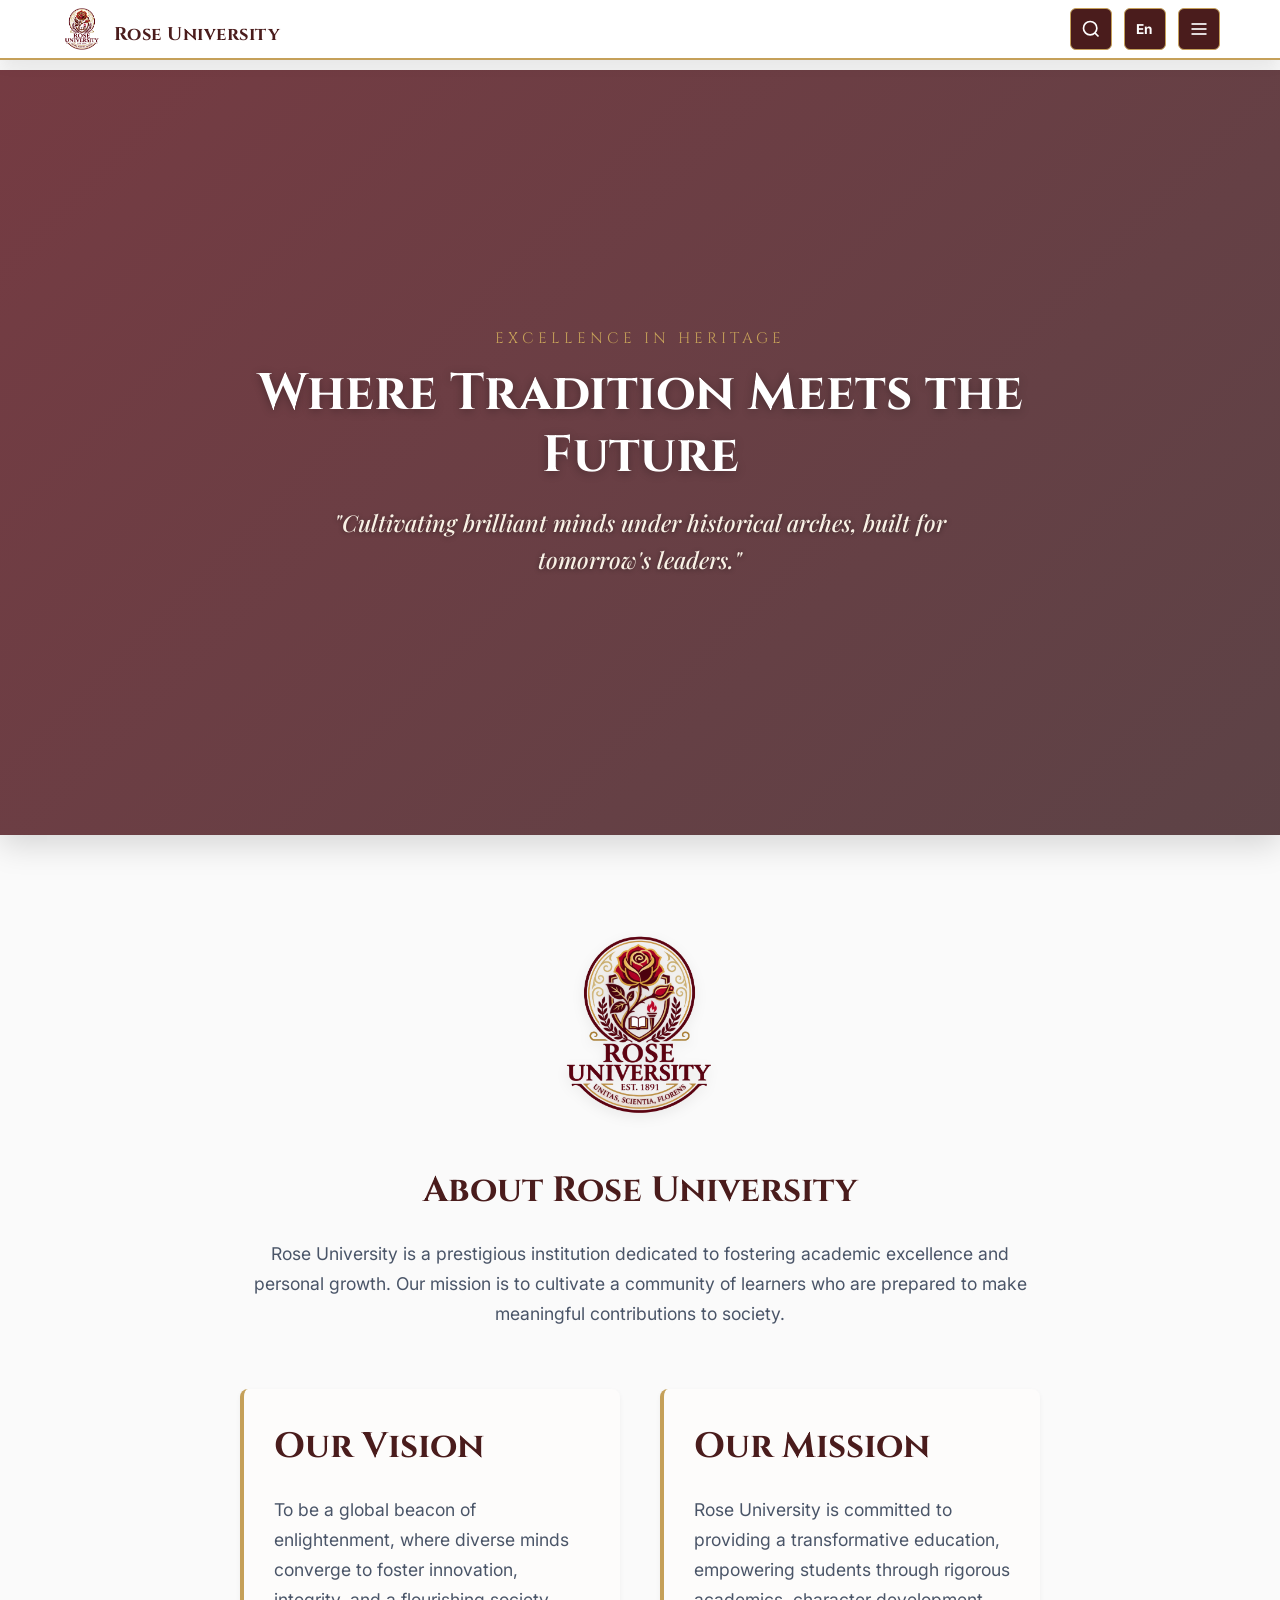
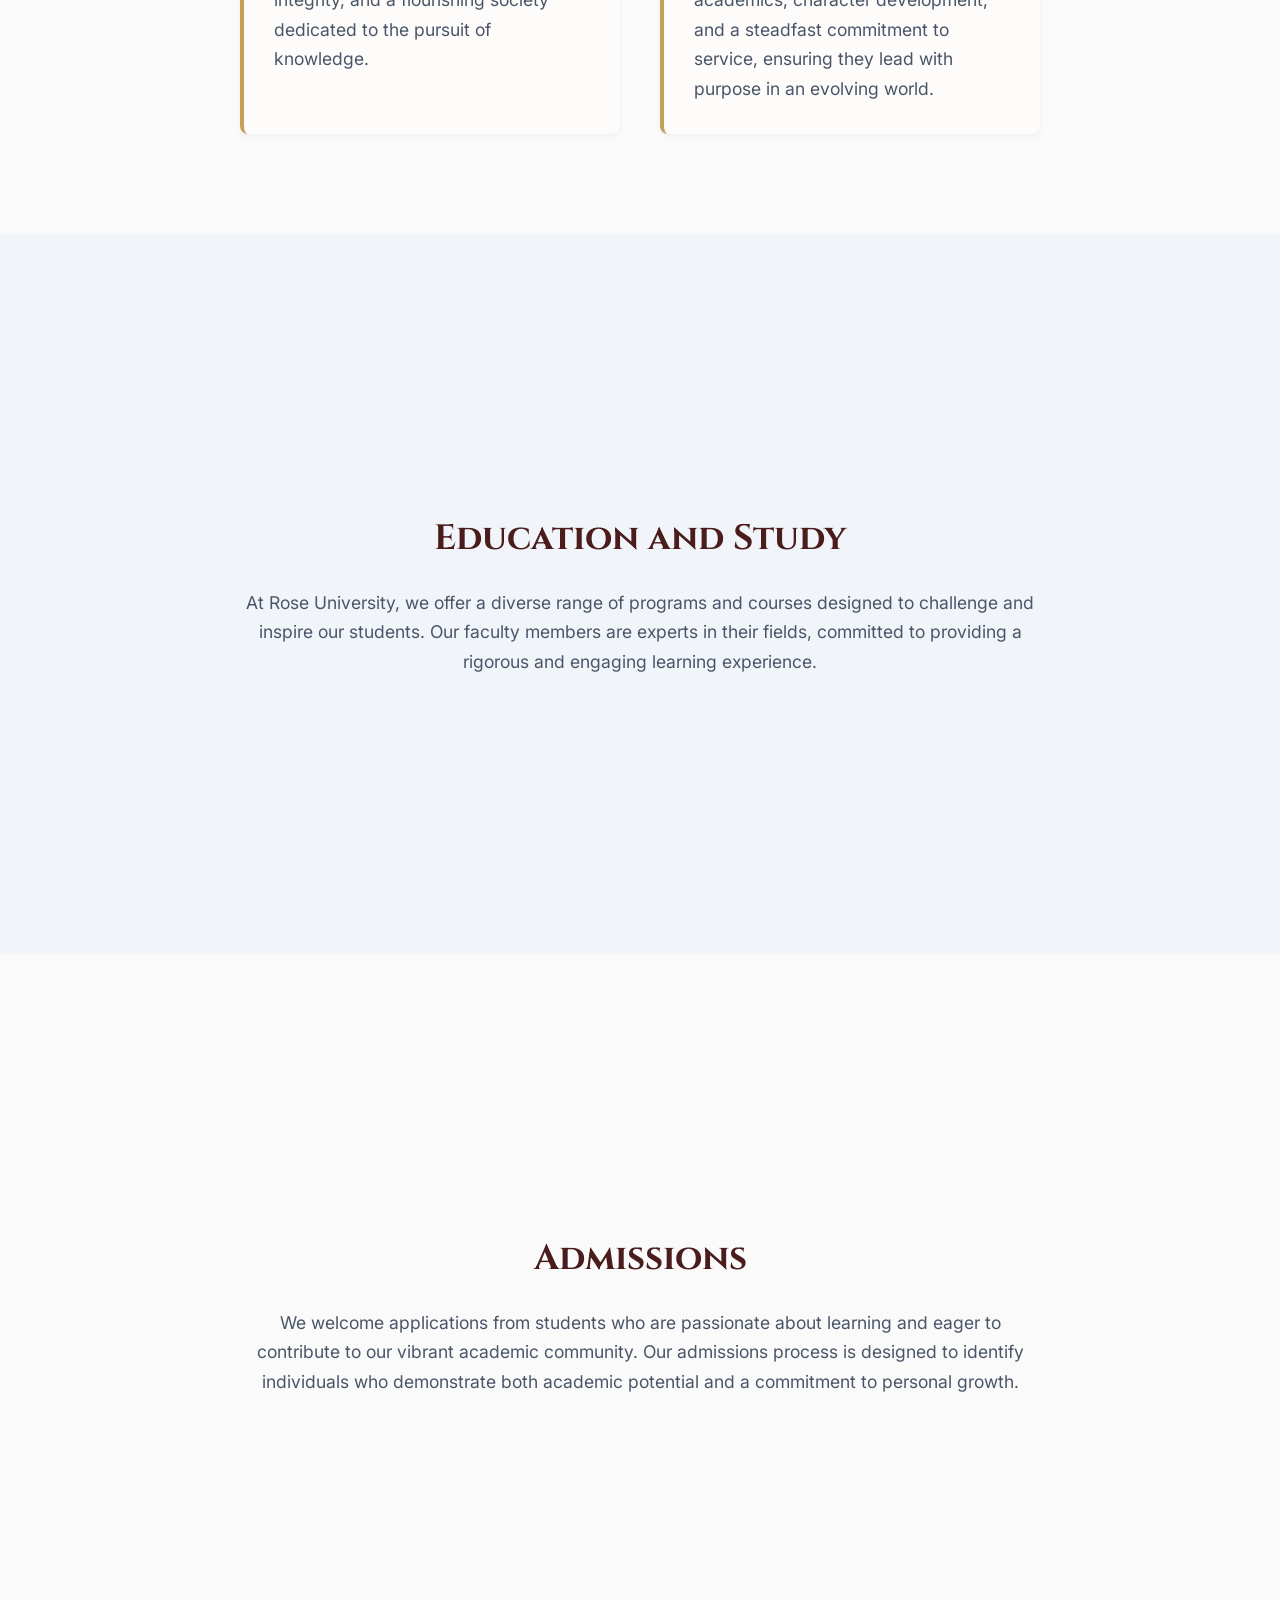
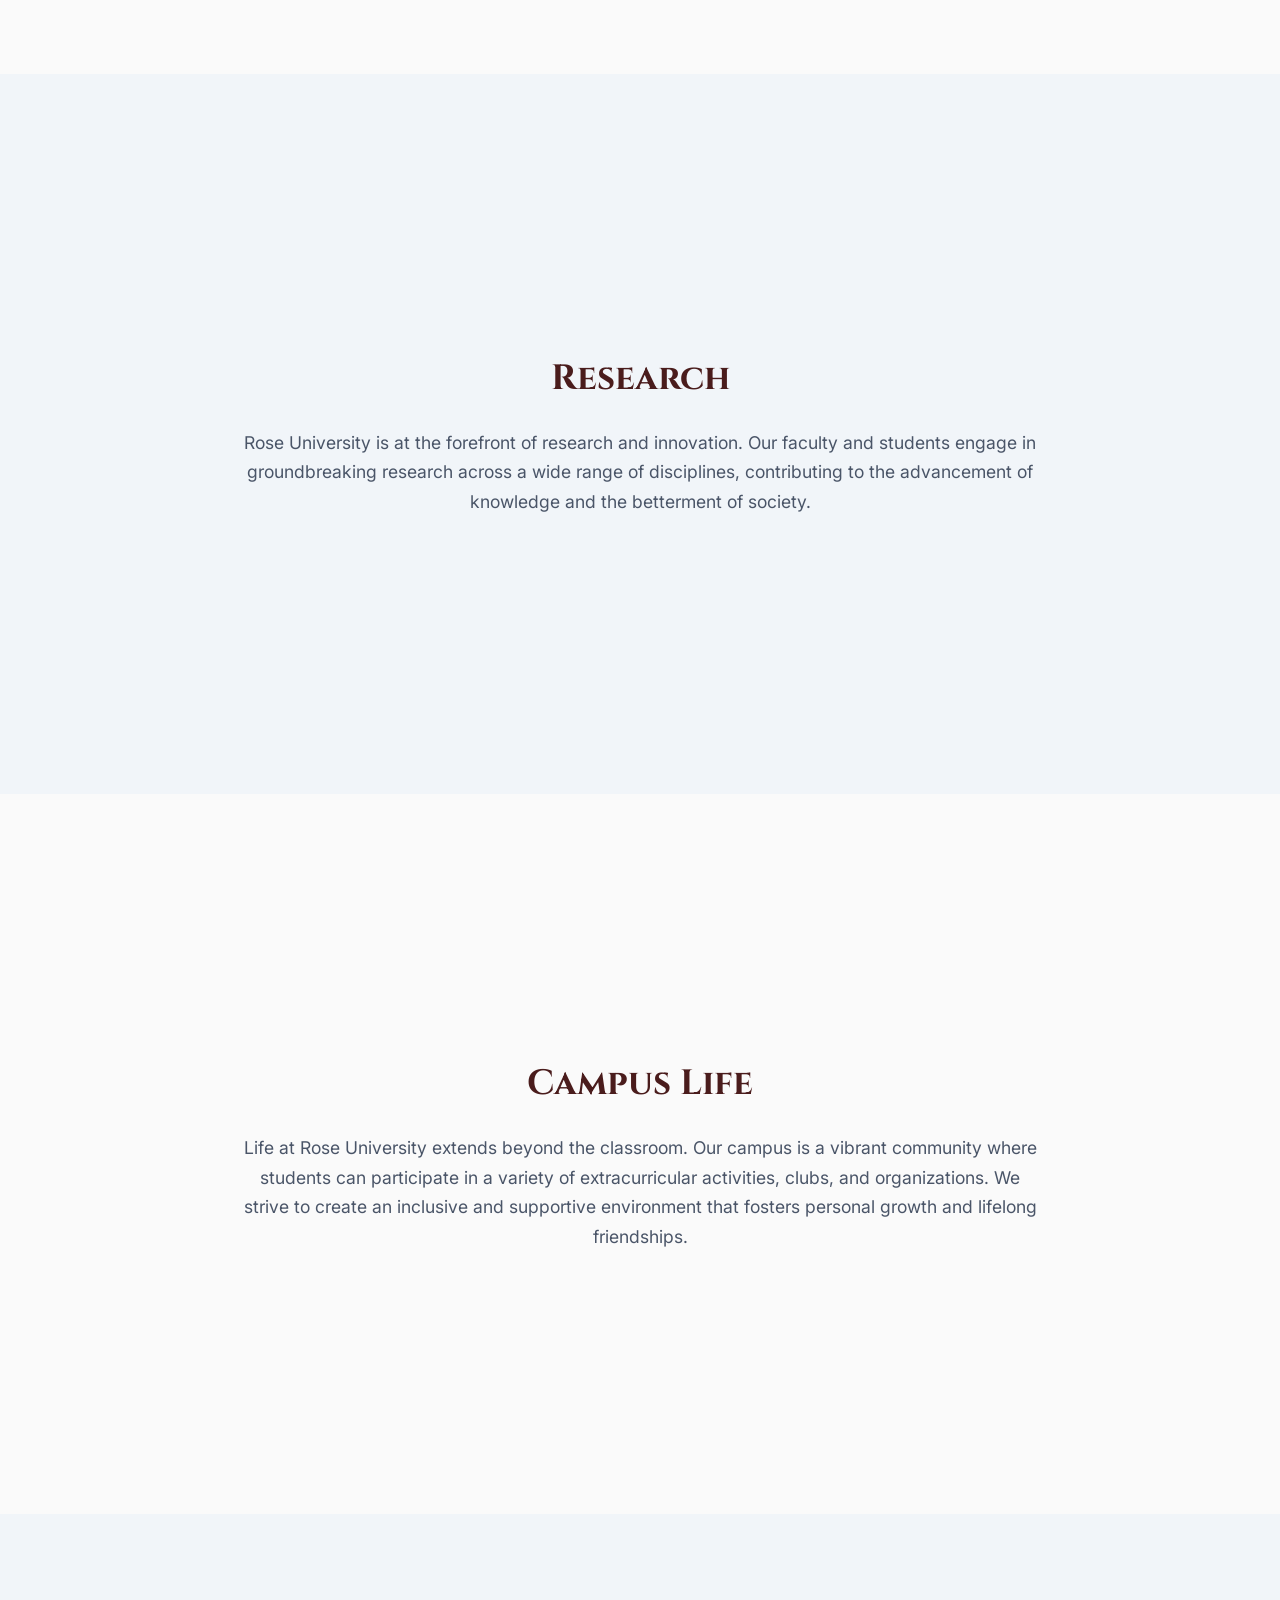
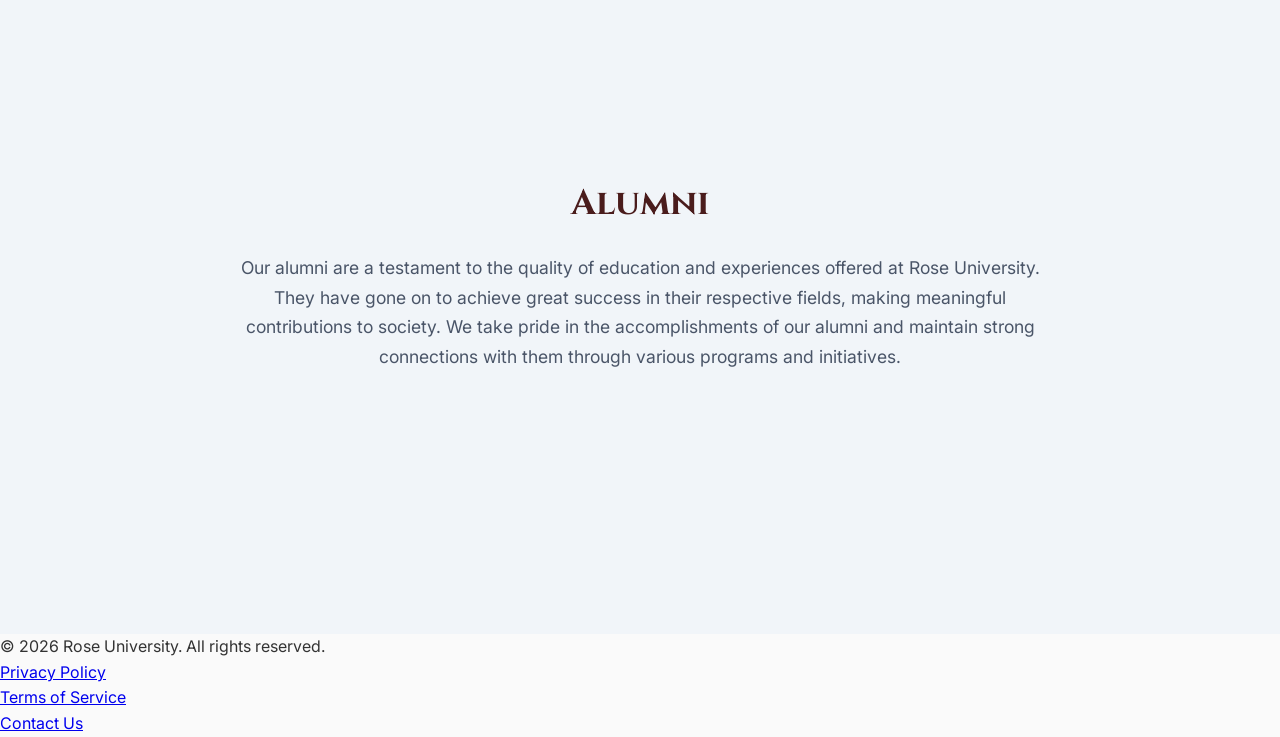
<file: index.html>
<!DOCTYPE html>
<html lang="en">
<head>
    <meta charset="UTF-8">
    <meta name="viewport" content="width=device-width, initial-scale=1.0">
    <title>Rose University</title>
    <link rel="stylesheet" href="styles.css">
    <link href="https://fonts.googleapis.com/css2?family=Cinzel:wght@600;700&family=Inter:wght@400;500;600&display=swap" rel="stylesheet">
    <link href="https://fonts.googleapis.com/css2?family=Cinzel:wght@600;700&family=Playfair+Display:ital,wght@1,500;1,700&family=Inter:wght@400;500&display=swap" rel="stylesheet">
</head>
<body>
    <!--I'm building the homepage of my imaginary University, Rose University. Its colors are slightly dark blue and dark red and a rose symbol ...-->
    <header class="topbar">
        <div class="topbar-container">
            <a href="#hero" class="logo">
                <img src="runi_logo.png" alt="Rose University Logo" class="logo-image">
                <span class="name">Rose University</span>
            </a>
            <div class="topbar-actions">
                <div class="search-box">
                    <input type="text" placeholder="Type to search..." aria-label="Search">
                    <button class="icon-box search-btn" type="button" aria-label="Search Button">
                        <svg class="nav-icon" xmlns="http://www.w3.org/2000/svg" viewBox="0 0 24 24" fill="none" stroke="currentColor" stroke-width="2"><circle cx="11" cy="11" r="8"></circle><line x1="21" y1="21" x2="16.65" y2="16.65"></line></svg>
                    </button>
                </div>
                <div class="icon-box lang-box">
                    <select aria-label="Select Language">
                        <option value="en">En</option>
                        <option value="es">Es</option>
                        <option value="fr">Fr</option>
                    </select>
                </div>
                <input type="checkbox" id="menu-toggle" class="menu-checkbox">
                <label for="menu-toggle" class="icon-box menu-btn" aria-label="Toggle Menu">
                    <svg class="nav-icon" xmlns="http://www.w3.org/2000/svg" viewBox="0 0 24 24" fill="none" stroke="currentColor" stroke-width="2"><line x1="3" y1="12" x2="21" y2="12"></line><line x1="3" y1="6" x2="21" y2="6"></line><line x1="3" y1="18" x2="21" y2="18"></line></svg>
                </label>
                <nav class="dropdown-nav">
                    <ul>
                        <li><a href="#about">About</a></li>
                        <li><a href="#education_and_study">Education And Study</a></li>
                        <li><a href="#admissions">Admissions</a></li>
                        <li><a href="#research">Research</a></li>
                        <li><a href="#campus_life">Campus Life</a></li>
                        <li><a href="#alumni">Alumni</a></li>
                    </ul>
                </nav>
            </div>
        </div>
    </header>
    <main class="page-content">
        <section id="hero" class="hero-slider">
            <div class="slider-track">
                <div class="slide slide-1">
                    <div class="slide-overlay"></div>
                    <div class="slide-content">
                        <span class="slide-tagline">Excellence in Heritage</span>
                        <h1 class="slide-title">Where Tradition Meets the Future</h1>
                        <p class="slide-commentary">"Cultivating brilliant minds under historical arches, built for tomorrow's leaders."</p>
                    </div>
                </div>
                <div class="slide slide-2">
                    <div class="slide-overlay"></div>
                    <div class="slide-content">
                        <span class="slide-tagline">Academic Innovation</span>
                        <h1 class="slide-title">Unbound Intellectual Discovery</h1>
                        <p class="slide-commentary">"Fostering groundbreaking research across global disciplines with passion and precision."</p>
                    </div>
                </div>
                <div class="slide slide-3">
                    <div class="slide-overlay"></div>
                    <div class="slide-content">
                        <span class="slide-tagline">Vibrant Campus Life</span>
                        <h1 class="slide-title">A Community That Flourishes</h1>
                        <p class="slide-commentary">"Unitas, Scientia, Florens — In unity and knowledge, we bloom together."</p>
                    </div>
                </div>
            </div>
        </section>
        <section id="about" class="section">
            <div class="section-container">
                <div class="about-logo-container">
                    <img src="runi_logo.png" alt="Rose University Large Crest" class="about-logo_large">
                </div>
                <h3>About Rose University</h3>
                <p>Rose University is a prestigious institution dedicated to fostering academic excellence and personal growth. Our mission is to cultivate a community of learners who are prepared to make meaningful contributions to society.</p>
                <div class="vision-mission-grid">
                    <div class="vm-item">
                        <h3>Our Vision</h3>
                        <p>To be a global beacon of enlightenment, where diverse minds converge to foster innovation, integrity, and a flourishing society dedicated to the pursuit of knowledge.</p>
                    </div>
                    <div class="vm-item">
                        <h3>Our Mission</h3>
                        <p>Rose University is committed to providing a transformative education, empowering students through rigorous academics, character development, and a steadfast commitment to service, ensuring they lead with purpose in an evolving world.</p>
                    </div>
                </div>
            </div>
        </section>
        <section id="education_and_study" class="section dark-bg">
            <div class="section-container">
                <h3>Education and Study</h3>
                <p>At Rose University, we offer a diverse range of programs and courses designed to challenge and inspire our students. Our faculty members are experts in their fields, committed to providing a rigorous and engaging learning experience.</p>
            </div>
        </section>
        <section id="admissions" class="section">
            <div class="section-container">
                <h3>Admissions</h3>
                <p>We welcome applications from students who are passionate about learning and eager to contribute to our vibrant academic community. Our admissions process is designed to identify individuals who demonstrate both academic potential and a commitment to personal growth.</p>
            </div>
        </section>
        <section id="research" class="section dark-bg">
            <div class="section-container">
                <h3>Research</h3>
                <p>Rose University is at the forefront of research and innovation. Our faculty and students engage in groundbreaking research across a wide range of disciplines, contributing to the advancement of knowledge and the betterment of society.</p>
            </div>
        </section>
        <section id="campus_life" class="section">
            <div class="section-container">
                <h3>Campus Life</h3>
                <p>Life at Rose University extends beyond the classroom. Our campus is a vibrant community where students can participate in a variety of extracurricular activities, clubs, and organizations. We strive to create an inclusive and supportive environment that fosters personal growth and lifelong friendships.</p>
            </div>
        </section>
        <section id="alumni" class="section dark-bg">
            <div class="section-container">
                <h3>Alumni</h3>
                <p>Our alumni are a testament to the quality of education and experiences offered at Rose University. They have gone on to achieve great success in their respective fields, making meaningful contributions to society. We take pride in the accomplishments of our alumni and maintain strong connections with them through various programs and initiatives.</p>
            </div>
        </section>
        <footer class="footer">
            <div class="footer-container">
                <p>&copy; 2026 Rose University. All rights reserved.</p>
                <nav class="footer-nav">
                    <ul>
                        <li><a href="#privacy">Privacy Policy</a></li>
                        <li><a href="#terms">Terms of Service</a></li>
                        <li><a href="#contact">Contact Us</a></li>
                    </ul>
                </nav>
            </div>
        </footer>
    </main>    
</body>
</html>
</file>
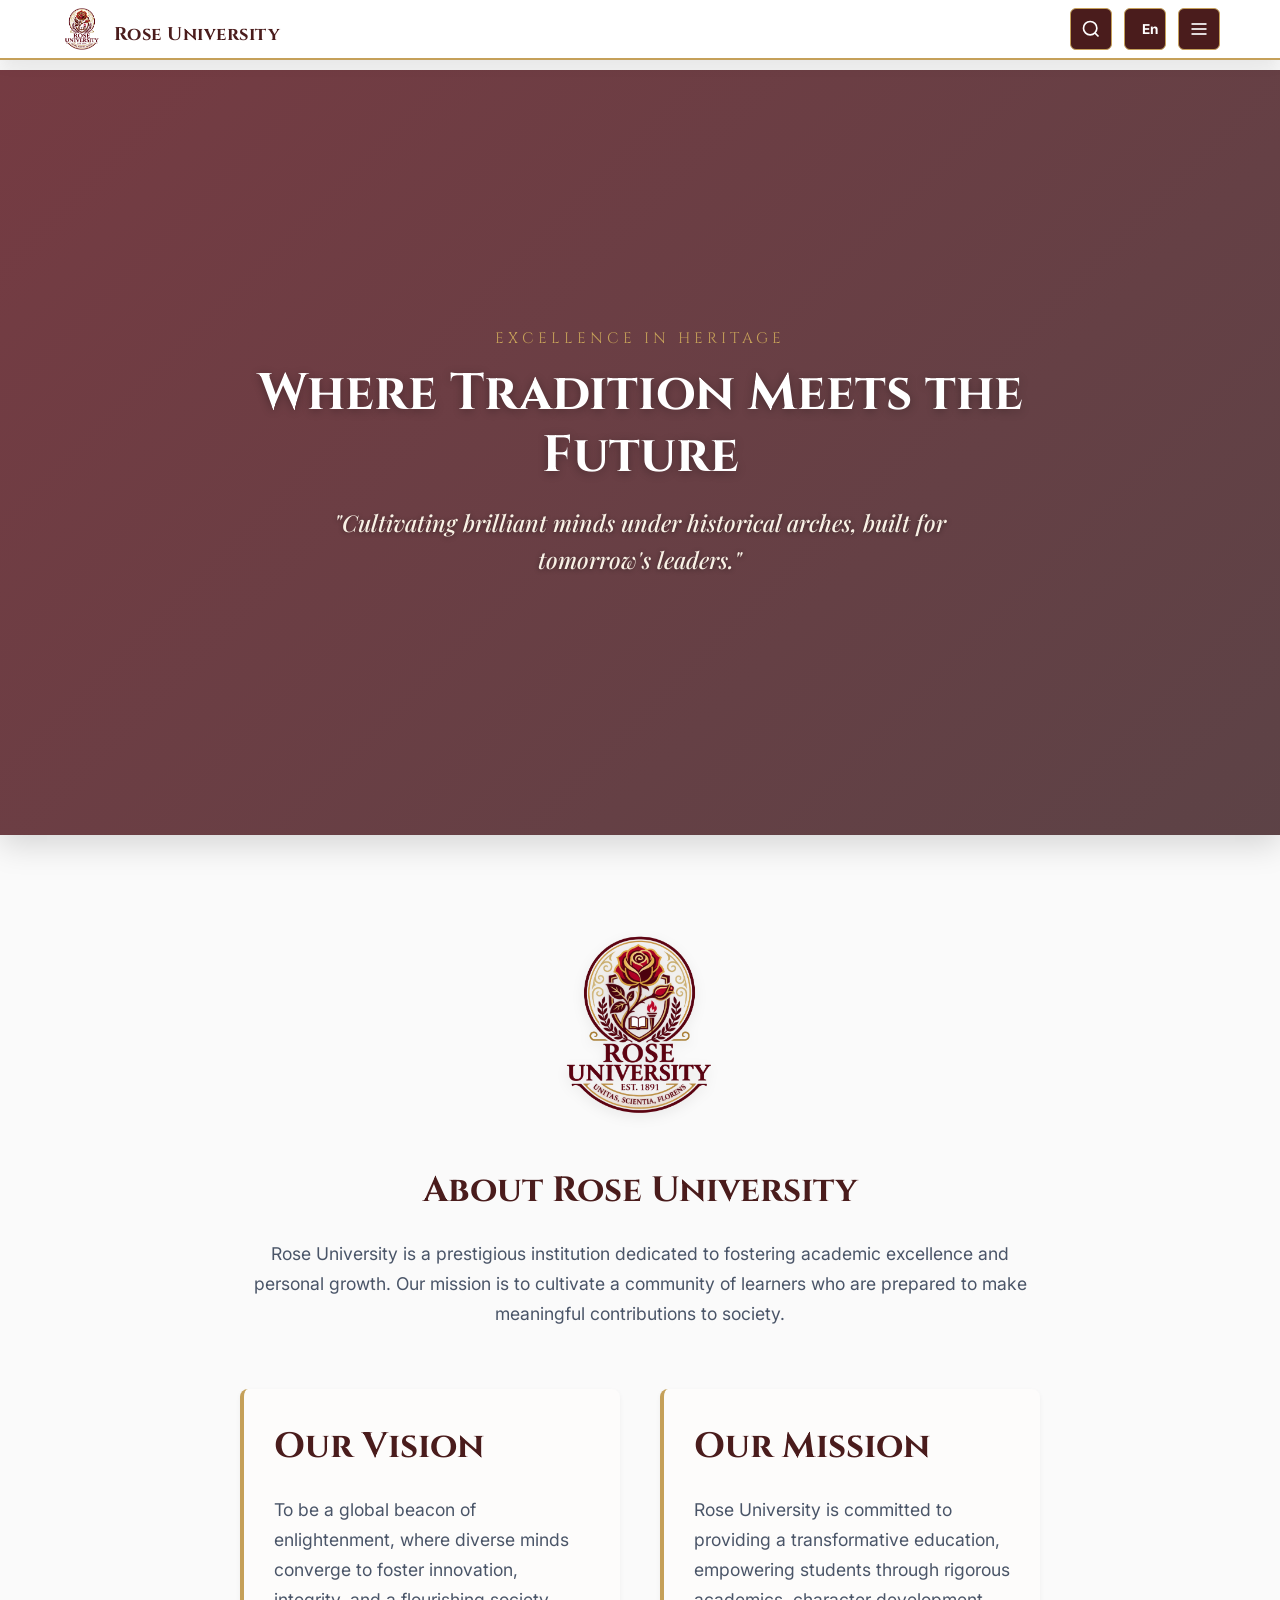
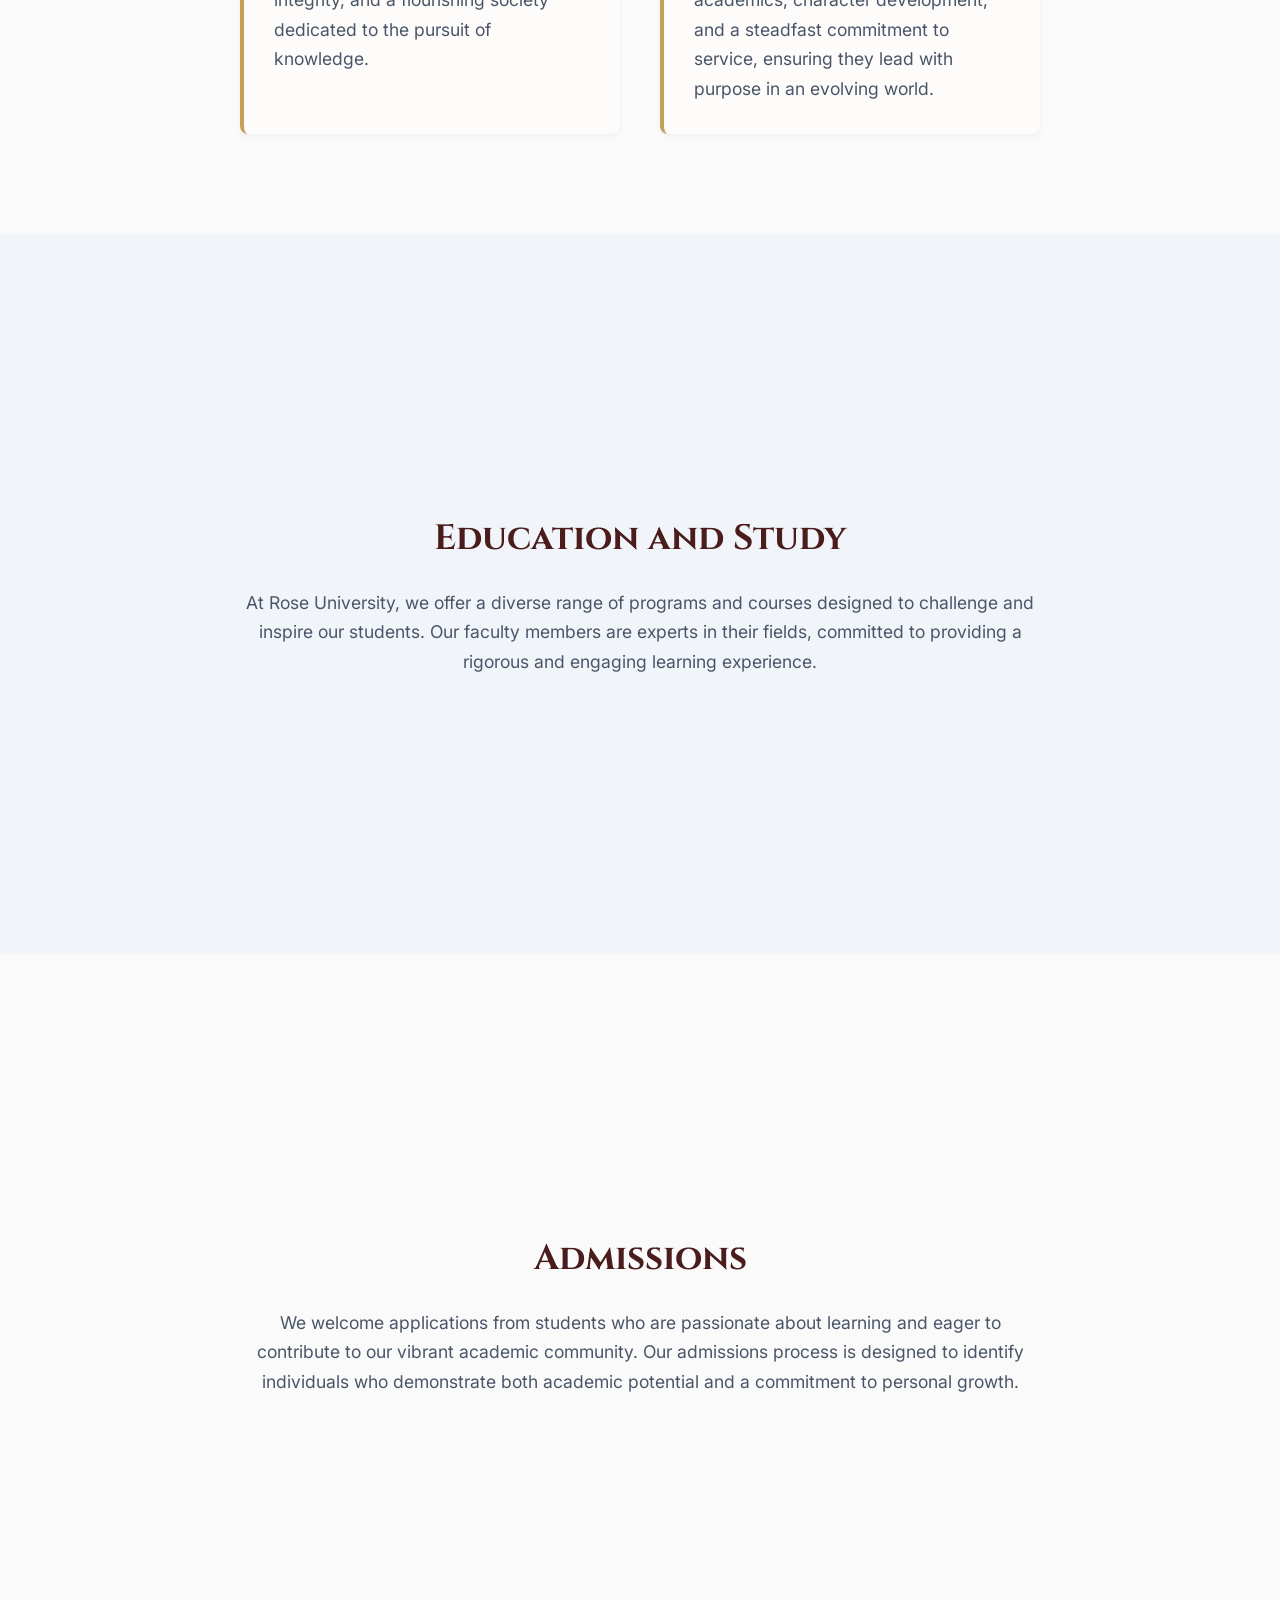
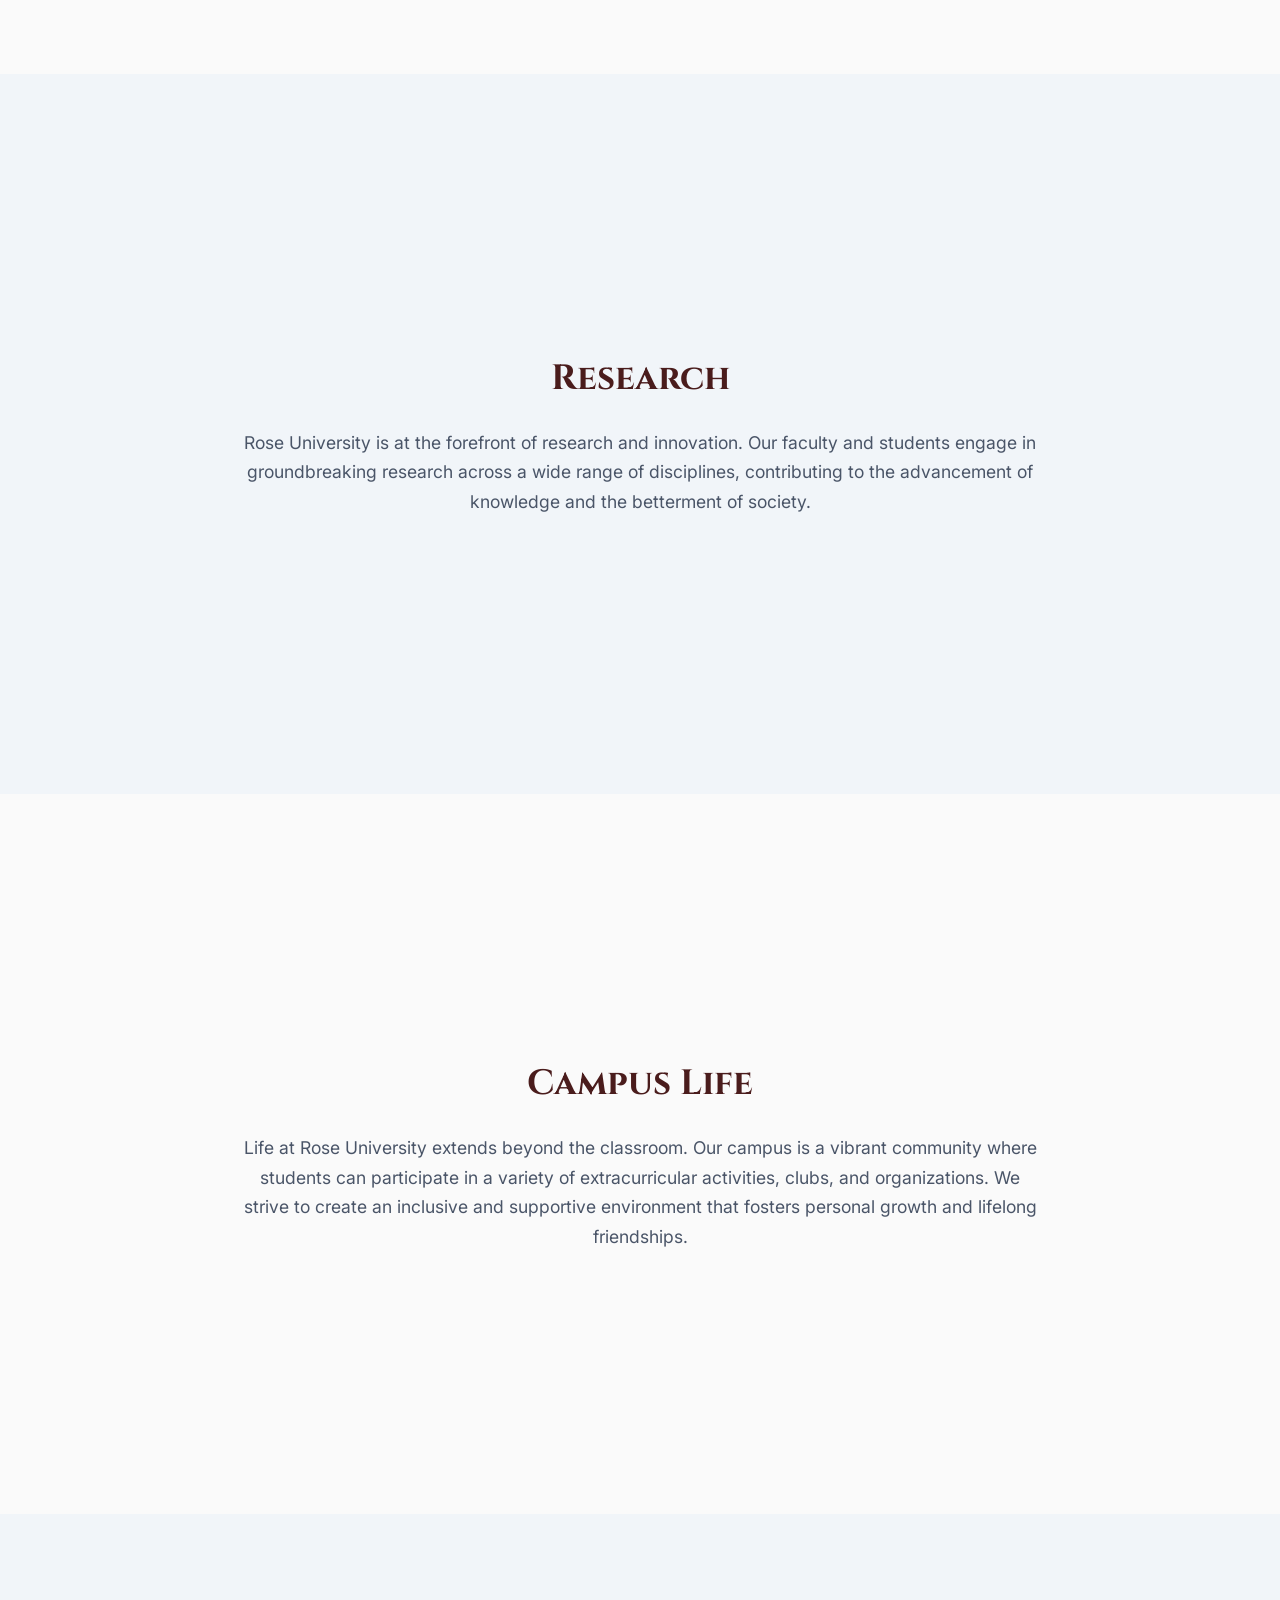
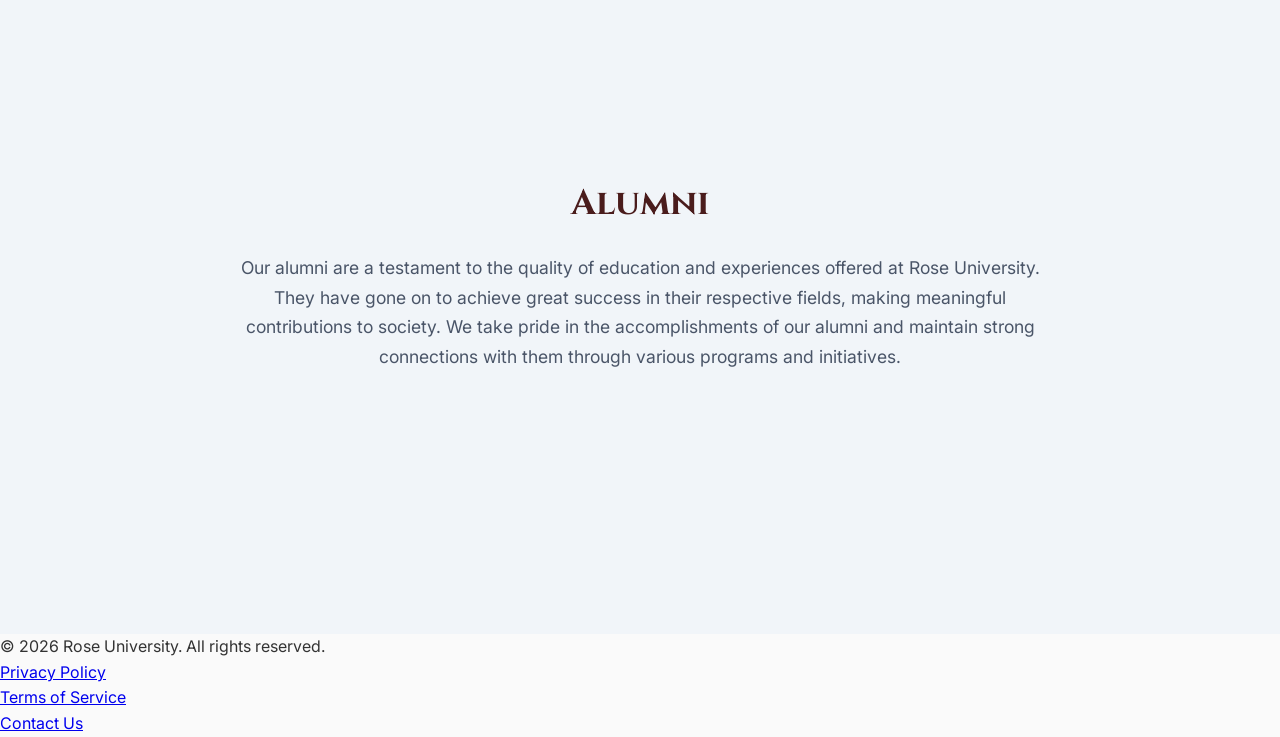
<file: runi.html>
<!DOCTYPE html>
<html lang="en">
<head>
    <meta charset="UTF-8">
    <meta name="viewport" content="width=device-width, initial-scale=1.0">
    <title>Rose University</title>
    <link rel="stylesheet" href="styles1.css">
    <link href="https://fonts.googleapis.com/css2?family=Cinzel:wght@600;700&family=Inter:wght@400;500;600&display=swap" rel="stylesheet">
    <link href="https://fonts.googleapis.com/css2?family=Cinzel:wght@600;700&family=Playfair+Display:ital,wght@1,500;1,700&family=Inter:wght@400;500&display=swap" rel="stylesheet">
</head>
<body>
    <!--I'm building the homepage of my imaginary University, Rose University. Its colors are slightly dark blue and dark red and a rose symbol ...-->
    <header class="topbar">
        <div class="topbar-container">
            <a href="#hero" class="logo">
                <img src="runi_logo.png" alt="Rose University Logo" class="logo-image">
                <span class="name">Rose University</span>
            </a>
            <div class="topbar-actions">
                <div class="search-box">
                    <input type="text" placeholder="Type to search..." aria-label="Search">
                    <button class="icon-box search-btn" type="button" aria-label="Search Button">
                        <svg class="nav-icon" xmlns="http://www.w3.org/2000/svg" viewBox="0 0 24 24" fill="none" stroke="currentColor" stroke-width="2"><circle cx="11" cy="11" r="8"></circle><line x1="21" y1="21" x2="16.65" y2="16.65"></line></svg>
                    </button>
                </div>
                <div class="icon-box lang-box">
                    <select aria-label="Select Language">
                        <option value="en">En</option>
                        <option value="es">Es</option>
                        <option value="fr">Fr</option>
                    </select>
                </div>
                <input type="checkbox" id="menu-toggle" class="menu-checkbox">
                <label for="menu-toggle" class="icon-box menu-btn" aria-label="Toggle Menu">
                    <svg class="nav-icon" xmlns="http://www.w3.org/2000/svg" viewBox="0 0 24 24" fill="none" stroke="currentColor" stroke-width="2"><line x1="3" y1="12" x2="21" y2="12"></line><line x1="3" y1="6" x2="21" y2="6"></line><line x1="3" y1="18" x2="21" y2="18"></line></svg>
                </label>
                <nav class="dropdown-nav">
                    <ul>
                        <li><a href="#about">About</a></li>
                        <li><a href="#education_and_study">Education And Study</a></li>
                        <li><a href="#admissions">Admissions</a></li>
                        <li><a href="#research">Research</a></li>
                        <li><a href="#campus_life">Campus Life</a></li>
                        <li><a href="#alumni">Alumni</a></li>
                    </ul>
                </nav>
            </div>
        </div>
    </header>
    <main class="page-content">
        <section id="hero" class="hero-slider">
            <div class="slider-track">
                <div class="slide slide-1">
                    <div class="slide-overlay"></div>
                    <div class="slide-content">
                        <span class="slide-tagline">Excellence in Heritage</span>
                        <h1 class="slide-title">Where Tradition Meets the Future</h1>
                        <p class="slide-commentary">"Cultivating brilliant minds under historical arches, built for tomorrow's leaders."</p>
                    </div>
                </div>
                <div class="slide slide-2">
                    <div class="slide-overlay"></div>
                    <div class="slide-content">
                        <span class="slide-tagline">Academic Innovation</span>
                        <h1 class="slide-title">Unbound Intellectual Discovery</h1>
                        <p class="slide-commentary">"Fostering groundbreaking research across global disciplines with passion and precision."</p>
                    </div>
                </div>
                <div class="slide slide-3">
                    <div class="slide-overlay"></div>
                    <div class="slide-content">
                        <span class="slide-tagline">Vibrant Campus Life</span>
                        <h1 class="slide-title">A Community That Flourishes</h1>
                        <p class="slide-commentary">"Unitas, Scientia, Florens — In unity and knowledge, we bloom together."</p>
                    </div>
                </div>
            </div>
        </section>
        <section id="about" class="section">
            <div class="section-container">
                <div class="about-logo-container">
                    <img src="runi_logo.png" alt="Rose University Large Crest" class="about-logo_large">
                </div>
                <h3>About Rose University</h3>
                <p>Rose University is a prestigious institution dedicated to fostering academic excellence and personal growth. Our mission is to cultivate a community of learners who are prepared to make meaningful contributions to society.</p>
                <div class="vision-mission-grid">
                    <div class="vm-item">
                        <h3>Our Vision</h3>
                        <p>To be a global beacon of enlightenment, where diverse minds converge to foster innovation, integrity, and a flourishing society dedicated to the pursuit of knowledge.</p>
                    </div>
                    <div class="vm-item">
                        <h3>Our Mission</h3>
                        <p>Rose University is committed to providing a transformative education, empowering students through rigorous academics, character development, and a steadfast commitment to service, ensuring they lead with purpose in an evolving world.</p>
                    </div>
                </div>
            </div>
        </section>
        <section id="education_and_study" class="section dark-bg">
            <div class="section-container">
                <h3>Education and Study</h3>
                <p>At Rose University, we offer a diverse range of programs and courses designed to challenge and inspire our students. Our faculty members are experts in their fields, committed to providing a rigorous and engaging learning experience.</p>
            </div>
        </section>
        <section id="admissions" class="section">
            <div class="section-container">
                <h3>Admissions</h3>
                <p>We welcome applications from students who are passionate about learning and eager to contribute to our vibrant academic community. Our admissions process is designed to identify individuals who demonstrate both academic potential and a commitment to personal growth.</p>
            </div>
        </section>
        <section id="research" class="section dark-bg">
            <div class="section-container">
                <h3>Research</h3>
                <p>Rose University is at the forefront of research and innovation. Our faculty and students engage in groundbreaking research across a wide range of disciplines, contributing to the advancement of knowledge and the betterment of society.</p>
            </div>
        </section>
        <section id="campus_life" class="section">
            <div class="section-container">
                <h3>Campus Life</h3>
                <p>Life at Rose University extends beyond the classroom. Our campus is a vibrant community where students can participate in a variety of extracurricular activities, clubs, and organizations. We strive to create an inclusive and supportive environment that fosters personal growth and lifelong friendships.</p>
            </div>
        </section>
        <section id="alumni" class="section dark-bg">
            <div class="section-container">
                <h3>Alumni</h3>
                <p>Our alumni are a testament to the quality of education and experiences offered at Rose University. They have gone on to achieve great success in their respective fields, making meaningful contributions to society. We take pride in the accomplishments of our alumni and maintain strong connections with them through various programs and initiatives.</p>
            </div>
        </section>
        <footer class="footer">
            <div class="footer-container">
                <p>&copy; 2026 Rose University. All rights reserved.</p>
                <nav class="footer-nav">
                    <ul>
                        <li><a href="#privacy">Privacy Policy</a></li>
                        <li><a href="#terms">Terms of Service</a></li>
                        <li><a href="#contact">Contact Us</a></li>
                    </ul>
                </nav>
            </div>
        </footer>
    </main>    
</body>
</html>
</file>
<file: styles.css>
:root {
    --dark-burgundy: #4A1C1C;
    --gold: #C5A059;
    --bg-light: #FAFAFA;
    --text-dark: #333333;
    --white: #FFFFFF;
    --border-color: #E2E8F0;
}

* {
    box-sizing: border-box;
    margin: 0;
    padding: 0;
}

body {
    font-family: 'Inter', sans-serif;
    background-color: var(--bg-light);
    color: var(--text-dark);
    line-height: 1.6;
}

.topbar {
    position: fixed;
    top: 0;
    left: 0;
    width: 100%;
    height: 60px;
    background-color: var(--white);
    border-bottom: 2px solid var(--gold);
    box-shadow: 0 4px 15px rgba(0, 0, 0, 0.08);
    z-index: 1000;
}

.topbar-container {
    max-width: 1200px;
    margin: 0 auto;
    display: flex;
    align-items: center;
    padding: 0 20px;
    justify-content: space-between;
    height: 100%;
}

.logo {
    display: flex;
    align-items: left;
    gap: 10px;
    text-decoration: none;
}

.logo-image {
  height: 42px;
  width: auto;
  background: transparent;
}

.about-section {
  padding: 120px 20px; /* Increased padding */
  background-color: var(--white); /* Contrasts dark hero/academics */
}

/* Container for the large About page logo */
.about-logo-container {
  text-align: center;
  margin-bottom: 40px; /* Space before the h2 header */
}

/* The large version of the logo */
.about-logo_large {
  /* Significantly larger than the topbar's 42px */
  height: 180px; 
  width: auto;
  
  /* Apply a slight shadow to lift the logo off the page */
  filter: drop-shadow(0 4px 6px rgba(0,0,0,0.1));
  
  /* Smoothly scales if the screen gets very small */
  max-width: 100%;
}

/* Styling for Vision & Mission Grid */
.vision-mission-grid {
  display: flex;
  gap: 40px;
  margin-top: 60px; /* Space after the main description */
  text-align: left; /* Reading alignment */
  flex-wrap: wrap; /* Stacks on mobile */
}

.vm-item {
  flex: 1; /* Equal width columns */
  min-width: 280px; /* Prevents squeezing */
  background-color: #FDFCFB; /* Very subtle background lift */
  padding: 30px;
  border-radius: 8px;
  border-left: 4px solid var(--gold); /* Classic academic accent */
  box-shadow: 0 2px 5px rgba(0,0,0,0.05);
}

.vm-item h3 {
  font-family: 'Cinzel', serif;
  color: var(--dark-burgundy);
  font-size: 1.5rem;
  margin-bottom: 15px;
}

.vm-item p {
  font-size: 1rem;
  line-height: 1.6;
  color: #555;
}

.name {
    font-family: 'Cinzel', serif;
    font-weight: 700;
    font-size: 1.15rem;
    color: var(--dark-burgundy);
    letter-spacing: 0.5px;
    padding-top: 12px;
}

.topbar-actions {
    display: flex;
    align-items: center;
    gap: 12px;
    position: relative;
}

.icon-box {
  width: 42px;
  height: 42px;
  background-color: var(--dark-burgundy);
  color: var(--white);
  border: 1px solid var(--gold);
  border-radius: 6px;
  display: flex;
  align-items: center;
  justify-content: center;
  cursor: pointer;
  user-select: none;
  transition: all 0.2s ease;
}

.icon-box:hover {
  background-color: #3f0c13;
  border-color: var(--white);
}

.nav-icon {
  width: 20px;
  height: 20px;
  stroke: var(--white);
}

.lang-box {
  padding: 0;
  position: relative;
}

.lang-box select {
  width: 100%;
  height: 100%;
  background: transparent;
  color: var(--white);
  border: none;
  font-family: 'Inter', sans-serif;
  font-weight: 700;
  font-size: 0.85rem;
  text-align: center;
  cursor: pointer;
  outline: none;
  /* Hides default browser dropdown arrows */
  -webkit-appearance: none;
  -moz-appearance: none;
  appearance: none;
  padding-left: 2px;
  padding-right: 4px;
}

/* Style the dropdown menu choices */
.lang-box select option {
  background-color: var(--dark-burgundy);
  color: var(--white);
  font-weight: 600;
}

.search-box {
    position: relative;
    display: flex;
    align-items: center;
}

.search-box input {
  width: 0;
  padding: 0;
  border: none;
  outline: none;
  background-color: transparent;
  transition: all 0.3s ease;
  font-size: 0.9rem;
  border-radius: 6px 0 0 6px;
}

.search-box:hover input,
.search-box input:focus {
  width: 200px;
  padding: 10px 14px;
  background-color: #F4F4F5;
  border: 1px solid var(--gold);
  border-right: none;
}
.menu-checkbox {
  display: none;
}

/* Dropdown Menu */
.dropdown-nav {
  display: none;
  position: absolute;
  top: 55px;
  right: 0;
  width: 220px;
  background-color: var(--white);
  border: 1px solid var(--gold);
  border-radius: 6px;
  box-shadow: 0 10px 20px rgba(0, 0, 0, 0.12);
  padding: 10px 0;
}

.dropdown-nav ul {
  list-style: none;
}

.dropdown-nav a {
  text-decoration: none;
  color: var(--text-dark);
  font-weight: 500;
  font-size: 0.95rem;
  display: block;
  padding: 10px 20px;
  transition: background-color 0.2s ease, color 0.2s ease;
}

.dropdown-nav a:hover {
  background-color: #F8FAFC;
  color: var(--dark-burgundy);
}

.menu-checkbox:checked ~ .dropdown-nav {
  display: block;
}


.page-content {
  margin-top: 70px;
}
.section {
  padding: 100px 20px;
  min-height: 80vh;
  display: flex;
  align-items: center;
  justify-content: center;
}

.section-container {
  max-width: 800px;
  text-align: center;
}

.section h3 {
  font-family: 'Cinzel', serif;
  font-size: 2.2rem;
  color: var(--dark-burgundy);
  margin-bottom: 20px;
}

.section p {
  font-size: 1.1rem;
  line-height: 1.7;
  color: #4A5568;
}

/* Dark Section Accent styling */
.dark-bg {
  background-color: #F1F5F9;
}


.hero-slider {
  position: relative;
  width: 100%;
  height: 85vh; /* Takes up 85% of view height */
  overflow: hidden;
  box-shadow: 0 10px 30px rgba(0, 0, 0, 0.15); /* Seamless blend into section below */
}

/* Sliding Track (Width = 300% for 3 slides) */
.slider-track {
  display: flex;
  width: 300%;
  height: 100%;
  animation: slideAnimation 18s infinite ease-in-out;
}

/* --- INDIVIDUAL SLIDES & BURGUNDY SPLASHED BACKGROUNDS --- */
.slide {
  position: relative;
  width: 100%;
  height: 100%;
  background-size: cover;
  background-position: center;
  display: flex;
  align-items: center;
  justify-content: center;
  text-align: center;
  padding: 0 20px;
}

/* Slide 1: Historical Architecture */
.slide-1 {
  background-image: url('https://images.unsplash.com/photo-1541339907198-e08756dedf3f?auto=format&fit=crop&w=1600&q=80');
}

/* Slide 2: Modern Library/Study */
.slide-2 {
  background-image: url('https://images.unsplash.com/photo-1507842217343-583bb7270b66?auto=format&fit=crop&w=1600&q=80');
}

/* Slide 3: Campus Grounds */
.slide-3 {
  background-image: url('https://images.unsplash.com/photo-1562774053-701939374585?auto=format&fit=crop&w=1600&q=80');
}

/* Burgundy Overlay Filter */
.slide-overlay {
  position: absolute;
  top: 0;
  left: 0;
  width: 100%;
  height: 100%;
  /* Gradient overlay: Burgundy blend with dark vignette */
  background: linear-gradient(
    135deg,
    rgba(88, 17, 26, 0.82) 0%, 
    rgba(40, 5, 10, 0.75) 100%
  );
  z-index: 1;
}

/* --- ARTISTIC TYPOGRAPHY & COMMENTARY --- */
.slide-content {
  position: relative;
  z-index: 2;
  max-width: 850px;
  color: #FFFFFF;
}

.slide-tagline {
  font-family: 'Cinzel', serif;
  font-size: 0.95rem;
  letter-spacing: 4px;
  text-transform: uppercase;
  color: var(--gold);
  margin-bottom: 12px;
  display: block;
}

.slide-title {
  font-family: 'Cinzel', serif;
  font-size: 3.2rem;
  font-weight: 700;
  margin-bottom: 18px;
  line-height: 1.2;
  text-shadow: 0 2px 10px rgba(0,0,0,0.3);
}

.slide-commentary {
  font-family: 'Playfair Display', serif;
  font-style: italic; /* Artistic editorial feel */
  font-size: 1.45rem;
  font-weight: 500;
  color: #F8F1E5;
  line-height: 1.6;
  max-width: 700px;
  margin: 0 auto;
  text-shadow: 0 1px 5px rgba(0,0,0,0.4);
}

/* --- PURE CSS SLIDING ANIMATION --- */
@keyframes slideAnimation {
  0%, 28% {
    transform: translateX(0%); /* Hold Slide 1 */
  }
  33%, 61% {
    transform: translateX(-100vw); /* Transition & Hold Slide 2 */
  }
  66%, 94% {
    transform: translateX(-200vw); /* Transition & Hold Slide 3 */
  }
  100% {
    transform: translateX(0%); /* Reset back to Slide 1 */
  }
}
</file>
<file: styles1.css>
:root {
    --dark-burgundy: #4A1C1C;
    --gold: #C5A059;
    --bg-light: #FAFAFA;
    --text-dark: #333333;
    --white: #FFFFFF;
    --border-color: #E2E8F0;
}

* {
    box-sizing: border-box;
    margin: 0;
    padding: 0;
}

body {
    font-family: 'Inter', sans-serif;
    background-color: var(--bg-light);
    color: var(--text-dark);
    line-height: 1.6;
}

.topbar {
    position: fixed;
    top: 0;
    left: 0;
    width: 100%;
    height: 60px;
    background-color: var(--white);
    border-bottom: 2px solid var(--gold);
    box-shadow: 0 4px 15px rgba(0, 0, 0, 0.08);
    z-index: 1000;
}

.topbar-container {
    max-width: 1200px;
    margin: 0 auto;
    display: flex;
    align-items: center;
    padding: 0 20px;
    justify-content: space-between;
    height: 100%;
}

.logo {
    display: flex;
    align-items: left;
    gap: 10px;
    text-decoration: none;
}

.logo-image {
  height: 42px;
  width: auto;
  background: transparent;
}

.about-section {
  padding: 120px 20px; /* Increased padding */
  background-color: var(--white); /* Contrasts dark hero/academics */
}

/* Container for the large About page logo */
.about-logo-container {
  text-align: center;
  margin-bottom: 40px; /* Space before the h2 header */
}

/* The large version of the logo */
.about-logo_large {
  /* Significantly larger than the topbar's 42px */
  height: 180px; 
  width: auto;
  
  /* Apply a slight shadow to lift the logo off the page */
  filter: drop-shadow(0 4px 6px rgba(0,0,0,0.1));
  
  /* Smoothly scales if the screen gets very small */
  max-width: 100%;
}

/* Styling for Vision & Mission Grid */
.vision-mission-grid {
  display: flex;
  gap: 40px;
  margin-top: 60px; /* Space after the main description */
  text-align: left; /* Reading alignment */
  flex-wrap: wrap; /* Stacks on mobile */
}

.vm-item {
  flex: 1; /* Equal width columns */
  min-width: 280px; /* Prevents squeezing */
  background-color: #FDFCFB; /* Very subtle background lift */
  padding: 30px;
  border-radius: 8px;
  border-left: 4px solid var(--gold); /* Classic academic accent */
  box-shadow: 0 2px 5px rgba(0,0,0,0.05);
}

.vm-item h3 {
  font-family: 'Cinzel', serif;
  color: var(--dark-burgundy);
  font-size: 1.5rem;
  margin-bottom: 15px;
}

.vm-item p {
  font-size: 1rem;
  line-height: 1.6;
  color: #555;
}

.name {
    font-family: 'Cinzel', serif;
    font-weight: 700;
    font-size: 1.15rem;
    color: var(--dark-burgundy);
    letter-spacing: 0.5px;
    padding-top: 12px;
}

.topbar-actions {
    display: flex;
    align-items: center;
    gap: 12px;
    position: relative;
}

.icon-box {
  width: 42px;
  height: 42px;
  background-color: var(--dark-burgundy);
  color: var(--white);
  border: 1px solid var(--gold);
  border-radius: 6px;
  display: flex;
  align-items: center;
  justify-content: center;
  cursor: pointer;
  user-select: none;
  transition: all 0.2s ease;
}

.icon-box:hover {
  background-color: #3f0c13;
  border-color: var(--white);
}

.nav-icon {
  width: 20px;
  height: 20px;
  stroke: var(--white);
}

.lang-box {
  padding: 0;
  position: relative;
}

.lang-box select {
  width: 100%;
  height: 100%;
  background: transparent;
  color: var(--white);
  border: none;
  font-family: 'Inter', sans-serif;
  font-weight: 700;
  font-size: 0.85rem;
  text-align: center;
  cursor: pointer;
  outline: none;
  /* Hides default browser dropdown arrows */
  -webkit-appearance: none;
  -moz-appearance: none;
  appearance: none;
  padding-left: 10px;
}

/* Style the dropdown menu choices */
.lang-box select option {
  background-color: var(--dark-burgundy);
  color: var(--white);
  font-weight: 600;
}

.search-box {
    position: relative;
    display: flex;
    align-items: center;
}

.search-box input {
  width: 0;
  padding: 0;
  border: none;
  outline: none;
  background-color: transparent;
  transition: all 0.3s ease;
  font-size: 0.9rem;
  border-radius: 6px 0 0 6px;
}

.search-box:hover input,
.search-box input:focus {
  width: 200px;
  padding: 10px 14px;
  background-color: #F4F4F5;
  border: 1px solid var(--gold);
  border-right: none;
}
.menu-checkbox {
  display: none;
}

/* Dropdown Menu */
.dropdown-nav {
  display: none;
  position: absolute;
  top: 55px;
  right: 0;
  width: 220px;
  background-color: var(--white);
  border: 1px solid var(--gold);
  border-radius: 6px;
  box-shadow: 0 10px 20px rgba(0, 0, 0, 0.12);
  padding: 10px 0;
}

.dropdown-nav ul {
  list-style: none;
}

.dropdown-nav a {
  text-decoration: none;
  color: var(--text-dark);
  font-weight: 500;
  font-size: 0.95rem;
  display: block;
  padding: 10px 20px;
  transition: background-color 0.2s ease, color 0.2s ease;
}

.dropdown-nav a:hover {
  background-color: #F8FAFC;
  color: var(--dark-burgundy);
}

.menu-checkbox:checked ~ .dropdown-nav {
  display: block;
}


.page-content {
  margin-top: 70px;
}
.section {
  padding: 100px 20px;
  min-height: 80vh;
  display: flex;
  align-items: center;
  justify-content: center;
}

.section-container {
  max-width: 800px;
  text-align: center;
}

.section h3 {
  font-family: 'Cinzel', serif;
  font-size: 2.2rem;
  color: var(--dark-burgundy);
  margin-bottom: 20px;
}

.section p {
  font-size: 1.1rem;
  line-height: 1.7;
  color: #4A5568;
}

/* Dark Section Accent styling */
.dark-bg {
  background-color: #F1F5F9;
}


.hero-slider {
  position: relative;
  width: 100%;
  height: 85vh; /* Takes up 85% of view height */
  overflow: hidden;
  box-shadow: 0 10px 30px rgba(0, 0, 0, 0.15); /* Seamless blend into section below */
}

/* Sliding Track (Width = 300% for 3 slides) */
.slider-track {
  display: flex;
  width: 300%;
  height: 100%;
  animation: slideAnimation 18s infinite ease-in-out;
}

/* --- INDIVIDUAL SLIDES & BURGUNDY SPLASHED BACKGROUNDS --- */
.slide {
  position: relative;
  width: 100%;
  height: 100%;
  background-size: cover;
  background-position: center;
  display: flex;
  align-items: center;
  justify-content: center;
  text-align: center;
  padding: 0 20px;
}

/* Slide 1: Historical Architecture */
.slide-1 {
  background-image: url('https://images.unsplash.com/photo-1541339907198-e08756dedf3f?auto=format&fit=crop&w=1600&q=80');
}

/* Slide 2: Modern Library/Study */
.slide-2 {
  background-image: url('https://images.unsplash.com/photo-1507842217343-583bb7270b66?auto=format&fit=crop&w=1600&q=80');
}

/* Slide 3: Campus Grounds */
.slide-3 {
  background-image: url('https://images.unsplash.com/photo-1562774053-701939374585?auto=format&fit=crop&w=1600&q=80');
}

/* Burgundy Overlay Filter */
.slide-overlay {
  position: absolute;
  top: 0;
  left: 0;
  width: 100%;
  height: 100%;
  /* Gradient overlay: Burgundy blend with dark vignette */
  background: linear-gradient(
    135deg,
    rgba(88, 17, 26, 0.82) 0%, 
    rgba(40, 5, 10, 0.75) 100%
  );
  z-index: 1;
}

/* --- ARTISTIC TYPOGRAPHY & COMMENTARY --- */
.slide-content {
  position: relative;
  z-index: 2;
  max-width: 850px;
  color: #FFFFFF;
}

.slide-tagline {
  font-family: 'Cinzel', serif;
  font-size: 0.95rem;
  letter-spacing: 4px;
  text-transform: uppercase;
  color: var(--gold);
  margin-bottom: 12px;
  display: block;
}

.slide-title {
  font-family: 'Cinzel', serif;
  font-size: 3.2rem;
  font-weight: 700;
  margin-bottom: 18px;
  line-height: 1.2;
  text-shadow: 0 2px 10px rgba(0,0,0,0.3);
}

.slide-commentary {
  font-family: 'Playfair Display', serif;
  font-style: italic; /* Artistic editorial feel */
  font-size: 1.45rem;
  font-weight: 500;
  color: #F8F1E5;
  line-height: 1.6;
  max-width: 700px;
  margin: 0 auto;
  text-shadow: 0 1px 5px rgba(0,0,0,0.4);
}

/* --- PURE CSS SLIDING ANIMATION --- */
@keyframes slideAnimation {
  0%, 28% {
    transform: translateX(0%); /* Hold Slide 1 */
  }
  33%, 61% {
    transform: translateX(-100vw); /* Transition & Hold Slide 2 */
  }
  66%, 94% {
    transform: translateX(-200vw); /* Transition & Hold Slide 3 */
  }
  100% {
    transform: translateX(0%); /* Reset back to Slide 1 */
  }
}
</file>
